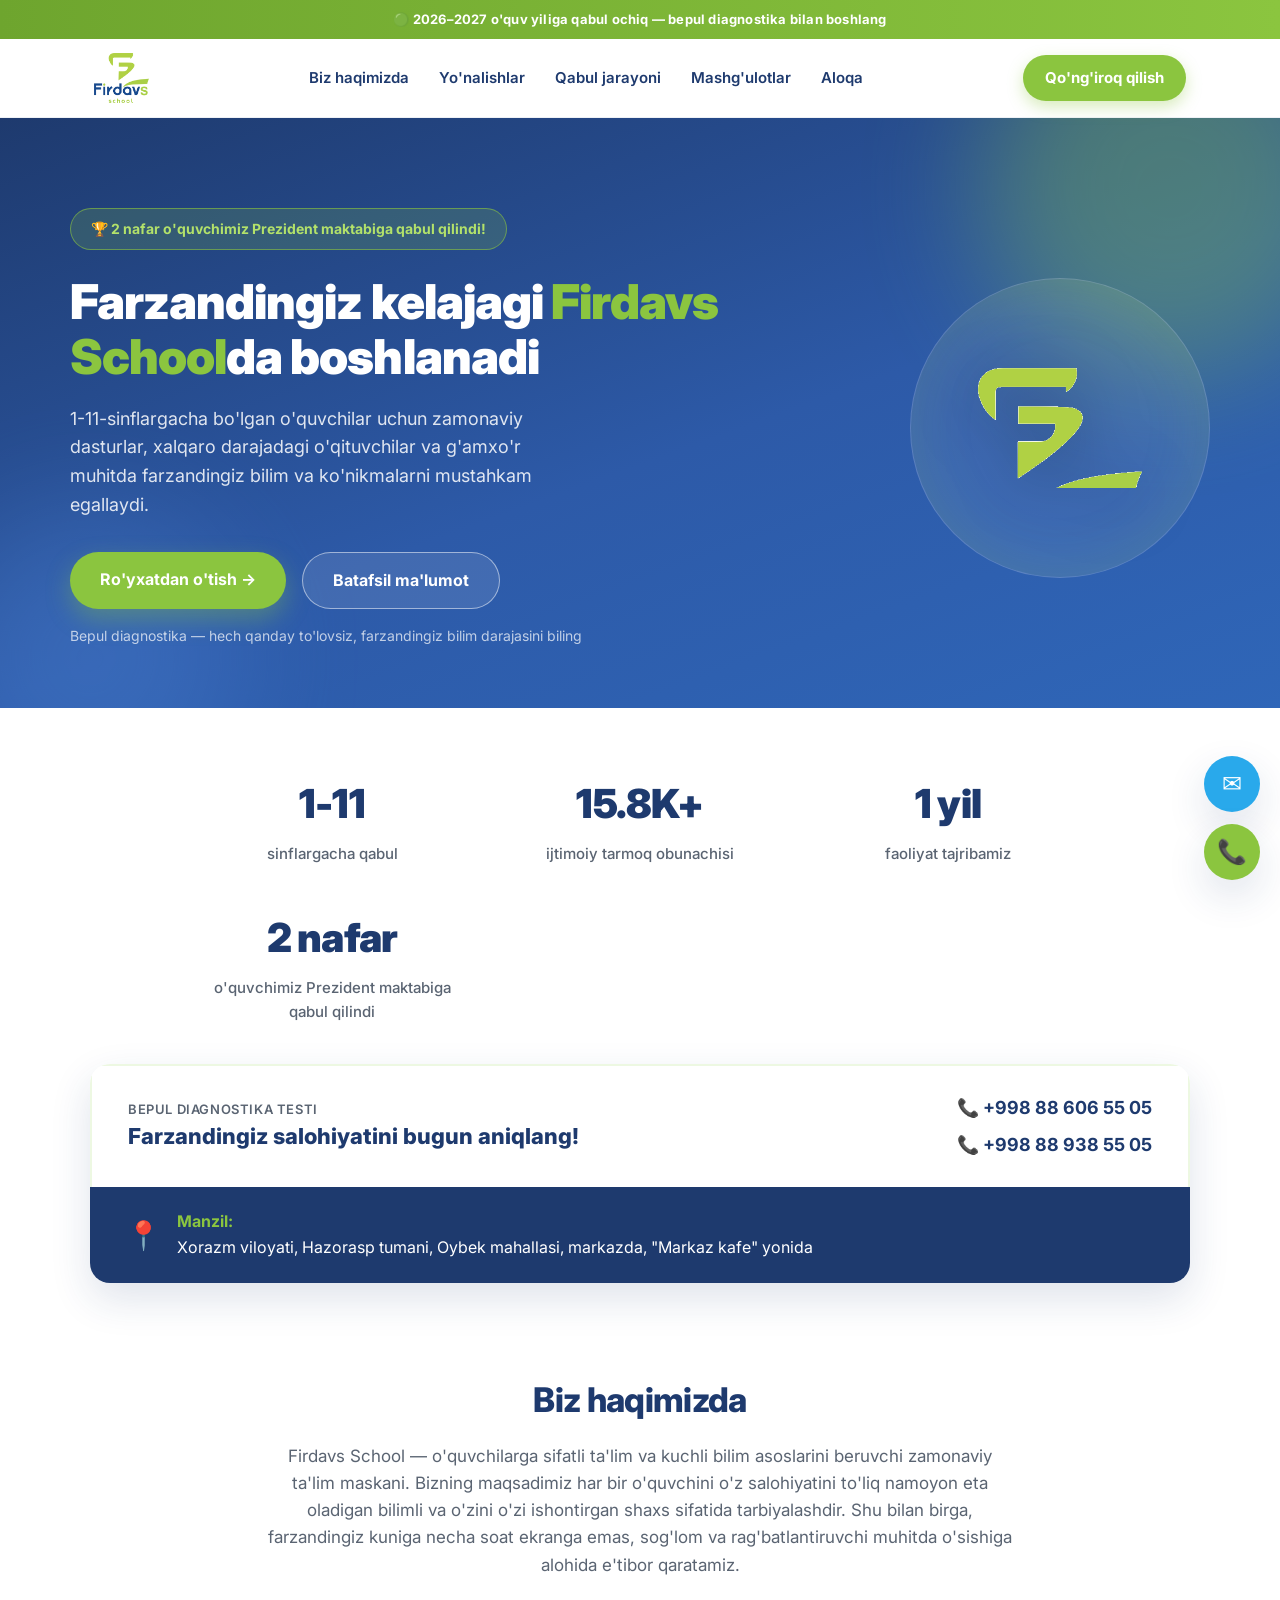
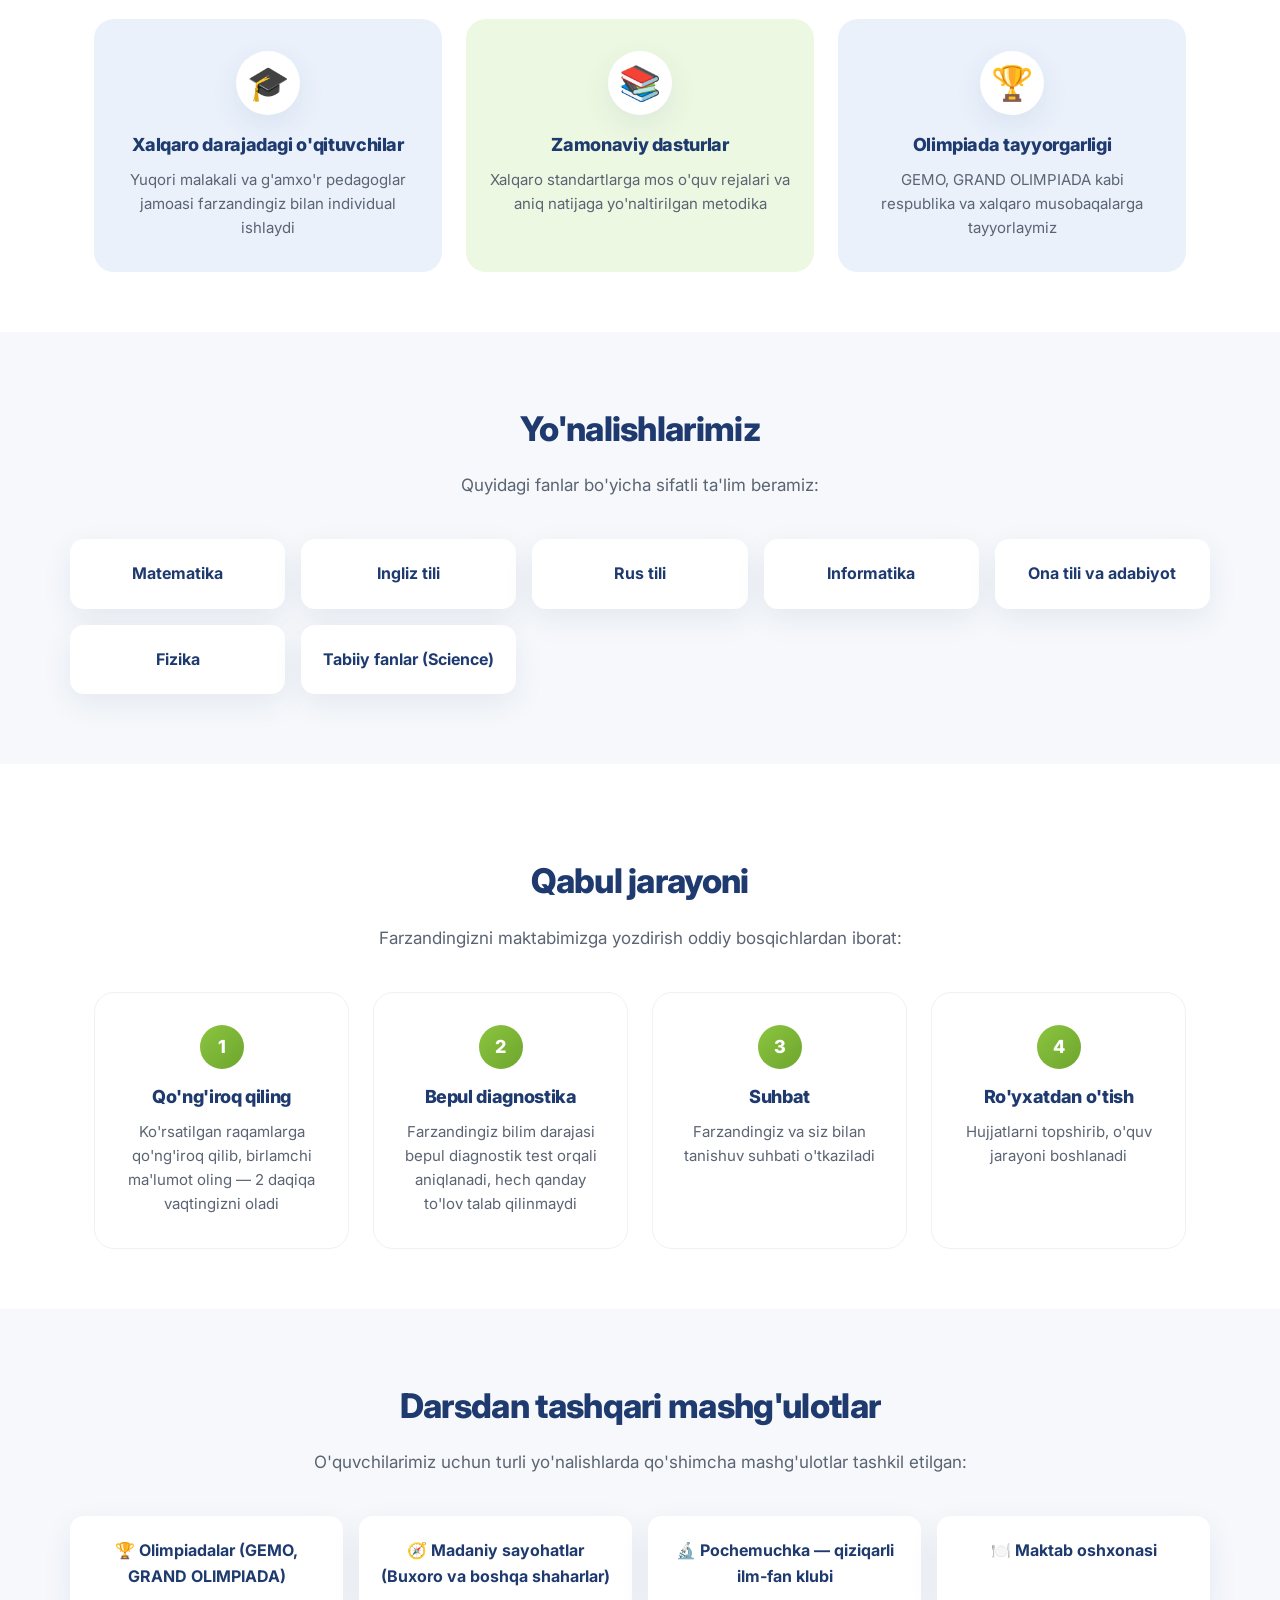
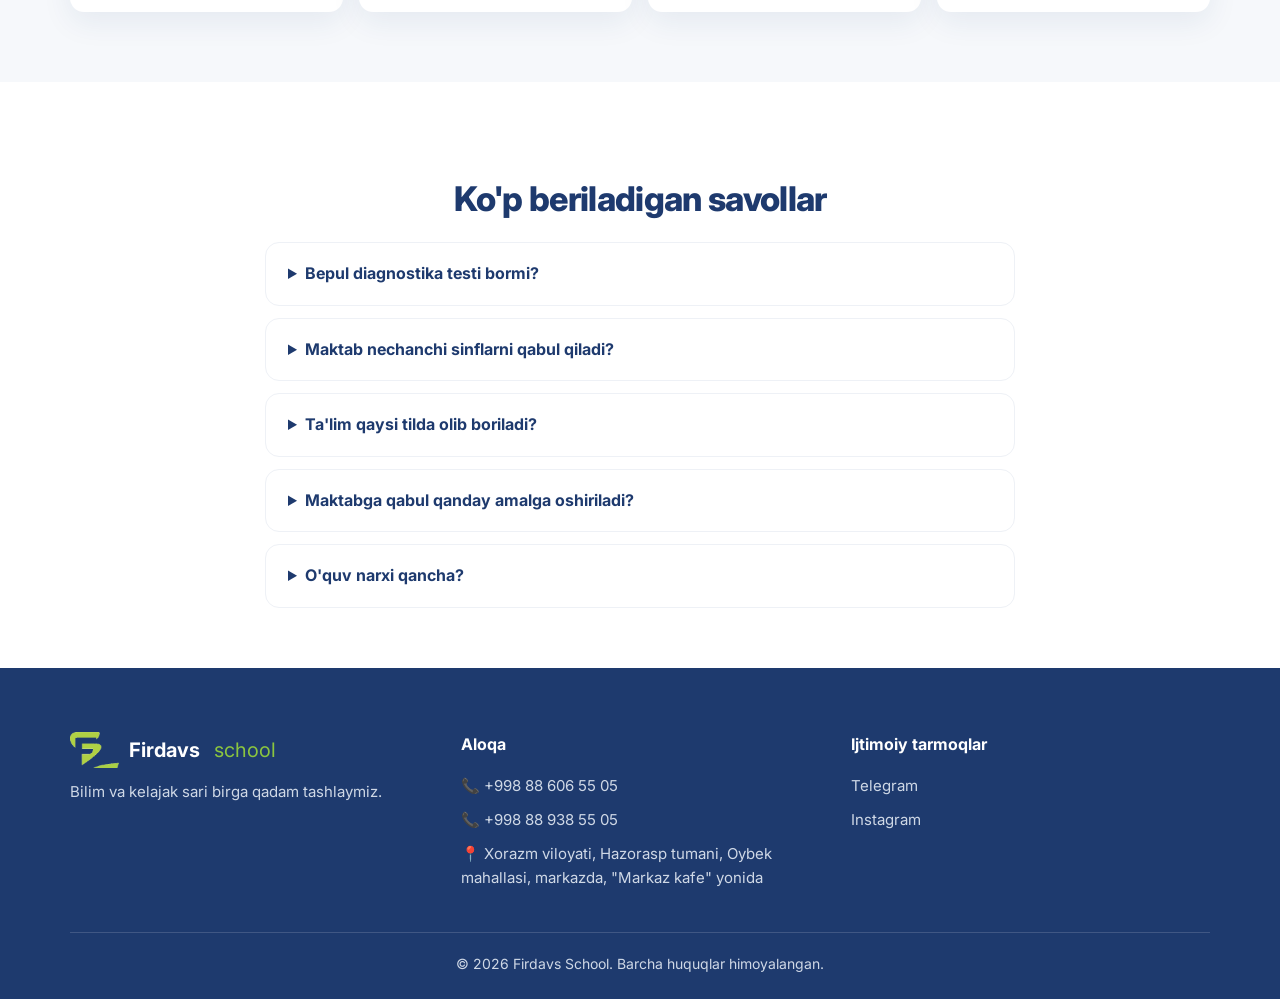
<file: index.html>
<!DOCTYPE html>
<html lang="uz">
<head>
    <meta charset="UTF-8">
    <meta name="viewport" content="width=device-width, initial-scale=1.0">
    <title>Firdavs School — Bilim va kelajak</title>

    <link rel="preconnect" href="https://fonts.googleapis.com">
    <link rel="preconnect" href="https://fonts.gstatic.com" crossorigin>
    <link href="https://fonts.googleapis.com/css2?family=Inter:wght@400;500;600;700;800;900&display=swap" rel="stylesheet">
    <!-- Inter — zamonaviy, aniq o'qiladigan shrift. Rahimov School kabi yetakchi
         ta'lim saytlarida keng qo'llaniladi -->

    <link rel="stylesheet" href="style.css">
    <!-- Sahifaning dizayni style.css faylida -->

    <script src="https://identity.netlify.com/v1/netlify-identity-widget.js"></script>
    <!-- Bu skript manager elektron pochtasiga kelgan "taklif" havolasini bosganda
         to'g'ridan-to'g'ri parol o'rnatish oynasini ochish uchun kerak -->
</head>
<body>

    <!-- ===== E'LON PANELI (eng tepada, diqqat tortish uchun) ===== -->
    <div class="elon-panel" id="elon-panel"></div>

    <!-- ===== NAVIGATSIYA (yuqoridagi menyu) ===== -->
    <header class="nav">
        <div class="nav-ichi">
            <a href="#top" class="logo">
                <img src="logo.png" alt="Firdavs School" class="logo-img">
            </a>
            <nav class="menyu" id="menyu">
                <a href="#about">Biz haqimizda</a>
                <a href="#yonalishlar">Yo'nalishlar</a>
                <a href="#qabul">Qabul jarayoni</a>
                <a href="#mashgulotlar">Mashg'ulotlar</a>
                <a href="#aloqa">Aloqa</a>
            </nav>
            <div class="nav-ong">
                <a href="tel:+998886065505" class="nav-tel-btn" id="nav-tel-btn">Qo'ng'iroq qilish</a>
                <button class="burger" id="burger" aria-label="Menyu">
                    <span></span><span></span><span></span>
                </button>
            </div>
        </div>
        <!-- Telefonda menyu shu joyga pastga tushib ochiladi -->
        <nav class="menyu-mobil" id="menyu-mobil">
            <a href="#about">Biz haqimizda</a>
            <a href="#yonalishlar">Yo'nalishlar</a>
            <a href="#qabul">Qabul jarayoni</a>
            <a href="#mashgulotlar">Mashg'ulotlar</a>
            <a href="#aloqa">Aloqa</a>
        </nav>
    </header>

    <!-- ===== HERO (asosiy tanishtiruv) QISMI ===== -->
    <!-- Bu bo'limdagi matnlar content.json faylidan JavaScript orqali to'ldiriladi.
         Matnni o'zgartirish uchun admin panel (/admin) yoki content.json faylini tahrirlang. -->
    <section id="top" class="hero">
        <!-- hero-blob-lar — fondagi yumshoq, xiralashgan rangli doiralar (dekorativ, faqat CSS bilan) -->
        <div class="hero-blob hero-blob-1"></div>
        <div class="hero-blob hero-blob-2"></div>

        <div class="hero-flex">
            <div class="hero-ichi">
                <p class="hero-badge" id="hero-badge"></p>
                <h1 id="hero-title"></h1>
                <p class="hero-matn" id="hero-text"></p>
                <div class="hero-tugmalar">
                    <a href="#royxat" class="btn btn-asosiy">Ro'yxatdan o'tish &#8594;</a>
                    <a href="#about" class="btn btn-ikkinchi">Batafsil ma'lumot</a>
                </div>
                <p class="hero-eslatma" id="hero-cta-note"></p>
            </div>
            <div class="hero-grafika">
                <!-- Haqiqiy rasm/surat o'rniga brend belgimizni katta va chiroyli qilib ko'rsatamiz -->
                <div class="hero-grafika-doira">
                    <img src="logo-icon.png" alt="" class="hero-grafika-img">
                </div>
            </div>
        </div>
    </section>

    <!-- ===== YUTUQLARIMIZ / STATISTIKA QISMI ===== -->
    <section class="statistika">
        <div class="statistika-ichi" id="stats-list"></div>
    </section>

    <!-- ===== ALOQA / RO'YXATDAN O'TISH BANNERI ===== -->
    <section id="royxat" class="banner">
        <div class="banner-tel">
            <div class="banner-tel-matn">
                <p class="banner-sarlavha" id="banner-label"></p>
                <p class="banner-katta" id="banner-title"></p>
            </div>
            <div class="banner-raqamlar">
                <a href="tel:+998886065505" id="banner-phone1">
                    <span class="tel-icon">&#128222;</span> <span class="raqam-matn"></span>
                </a>
                <a href="tel:+998889385505" id="banner-phone2">
                    <span class="tel-icon">&#128222;</span> <span class="raqam-matn"></span>
                </a>
            </div>
        </div>
        <div class="banner-manzil">
            <span class="manzil-icon">&#128205;</span>
            <div>
                <p class="manzil-sarlavha">Manzil:</p>
                <p id="banner-address"></p>
            </div>
        </div>
    </section>

    <!-- ===== BIZ HAQIMIZDA QISMI ===== -->
    <section id="about" class="blok">
        <h2>Biz haqimizda</h2>
        <p id="about-text"></p>

        <div class="afzalliklar" id="advantages-list"></div>
    </section>

    <!-- ===== YO'NALISHLAR / FANLAR QISMI ===== -->
    <section id="yonalishlar" class="blok blok-oq">
        <h2>Yo'nalishlarimiz</h2>
        <p class="blok-tavsif">Quyidagi fanlar bo'yicha sifatli ta'lim beramiz:</p>
        <div class="fanlar-grid" id="subjects-list"></div>
    </section>

    <!-- ===== QABUL JARAYONI QISMI ===== -->
    <section id="qabul" class="blok">
        <h2>Qabul jarayoni</h2>
        <p class="blok-tavsif">Farzandingizni maktabimizga yozdirish oddiy bosqichlardan iborat:</p>
        <div class="qadamlar" id="admission-steps"></div>
    </section>

    <!-- ===== DARSDAN TASHQARI MASHG'ULOTLAR ===== -->
    <section id="mashgulotlar" class="blok blok-oq">
        <h2>Darsdan tashqari mashg'ulotlar</h2>
        <p class="blok-tavsif">O'quvchilarimiz uchun turli yo'nalishlarda qo'shimcha mashg'ulotlar tashkil etilgan:</p>
        <div class="fanlar-grid" id="activities-list"></div>
    </section>

    <!-- ===== SAVOL-JAVOB (FAQ) QISMI ===== -->
    <section class="blok">
        <h2>Ko'p beriladigan savollar</h2>
        <div class="faq-royxat" id="faq-list"></div>
    </section>

    <!-- ===== ALOQA / FUTER QISMI ===== -->
    <footer id="aloqa" class="futer">
        <div class="futer-ichi">
            <div class="futer-ustun">
                <div class="futer-logo">
                    <img src="logo-icon.png" alt="" class="futer-logo-icon">
                    <span class="logo-firdavs" style="color:white;">Firdavs</span><span class="logo-school">school</span>
                </div>
                <p>Bilim va kelajak sari birga qadam tashlaymiz.</p>
            </div>

            <div class="futer-ustun">
                <h4>Aloqa</h4>
                <p>&#128222; <a href="tel:+998886065505" id="footer-phone1"></a></p>
                <p>&#128222; <a href="tel:+998889385505" id="footer-phone2"></a></p>
                <p>&#128205; <span id="footer-address"></span></p>
            </div>

            <div class="futer-ustun">
                <h4>Ijtimoiy tarmoqlar</h4>
                <p><a href="#" id="footer-telegram" target="_blank">Telegram</a></p>
                <p><a href="#" id="footer-instagram" target="_blank">Instagram</a></p>
            </div>
        </div>
        <p class="futer-copyright">&copy; 2026 Firdavs School. Barcha huquqlar himoyalangan.</p>
    </footer>

    <!-- ===== SUZUVCHI ALOQA TUGMALARI (har doim ekranda ko'rinib turadi) ===== -->
    <div class="suzuvchi-tugmalar">
        <a href="https://t.me/firdavsschooluz" target="_blank" class="suzuvchi-tugma suzuvchi-telegram" aria-label="Telegram">
            &#9993;
        </a>
        <a href="tel:+998886065505" class="suzuvchi-tugma suzuvchi-tel" aria-label="Qo'ng'iroq qilish">
            &#128222;
        </a>
    </div>

    <script src="site.js"></script>

    <script>
        // Manager "admin panelga taklif qilindi" xatidagi havolani bosganda,
        // sayt shu joyga qaytadi va parol o'rnatish oynasini avtomatik ochadi.
        if (window.netlifyIdentity) {
            window.netlifyIdentity.on("init", (user) => {
                if (!user) {
                    window.netlifyIdentity.on("login", () => {
                        document.location.href = "/admin/";
                    });
                }
            });
        }
    </script>
</body>
</html>
</file>
<file: style.css>
/* ===== RANGLAR VA UMUMIY SOZLAMALAR ===== */

:root {
    /* :root ichida saytda qayta-qayta ishlatiladigan ranglarni "o'zgaruvchi" qilib belgilaymiz */
    --kok: #1e3a6e;        /* Logotipdagi to'q ko'k rang */
    --kok-och: #2d5aa8;    /* Ko'kning ochroq varianti (gradient uchun) */
    --yashil: #8bc53f;     /* Logotipdagi yashil rang */
    --yashil-toq: #6ea52e; /* Yashilning biroz to'qroq varianti (hover uchun) */
    --oq: #ffffff;
    --fon-kulrang: #f6f8fb;
    --matn-kulrang: #5a6472;

    /* Pastel (yumshoq) fon ranglari — kartochkalarni jonlantirish uchun */
    --tint-kok: #eaf1fb;
    --tint-yashil: #edf8e2;

    --radius-katta: 20px;
    --radius-pill: 30px;
    --soya: 0 10px 30px rgba(30, 58, 110, 0.08);
    --soya-katta: 0 16px 40px rgba(30, 58, 110, 0.14);
}

* {
    margin: 0;
    padding: 0;
    box-sizing: border-box;
}

html {
    scroll-behavior: smooth;
    /* scroll-behavior: smooth — menyudagi havolalar bosilganda sahifa "sakramasdan",
       silliq tarzda tegishli bo'limga aylanadi */
}

body {
    font-family: 'Inter', 'Segoe UI', Arial, sans-serif;
    /* Inter — Rahimov School kabi zamonaviy ta'lim saytlarida ishlatiladigan aniq shrift */
    color: #2c3444;
    line-height: 1.6;
    background-color: var(--oq);
}

h1, h2, h3 {
    color: var(--kok);
    font-weight: 800;
    letter-spacing: -0.02em;
    /* Harflar orasini biroz siqish — yirik sarlavhalarni zichroq va puxta ko'rsatadi */
}

a {
    text-decoration: none;
    color: inherit;
}

/* ===== LOGOTIP ===== */

.logo {
    font-size: 22px;
    font-weight: bold;
    display: flex;
    align-items: center;
}

.logo-img {
    height: 50px;
    width: auto;
}

.logo-firdavs {
    color: var(--kok);
}

.logo-school {
    color: var(--yashil);
    font-weight: normal;
    margin-left: 4px;
}

/* ===== E'LON PANELI (eng tepadagi ingichka chiziq) ===== */

.elon-panel {
    background: linear-gradient(90deg, var(--yashil-toq), var(--yashil));
    color: white;
    text-align: center;
    font-size: 13px;
    font-weight: 700;
    padding: 9px 16px;
    letter-spacing: 0.2px;
}

/* ===== YUQORIDAGI NAVIGATSIYA (MENYU) ===== */

.nav {
    background-color: rgba(255, 255, 255, 0.9);
    backdrop-filter: blur(10px);
    /* backdrop-filter — orqa fon xiralashadi, menyu "shishasimon" ko'rinadi */
    border-bottom: 1px solid #eef1f6;
    position: sticky;
    top: 0;
    z-index: 100;
}

.nav-ong {
    display: flex;
    align-items: center;
    gap: 14px;
}

/* Mobil menyu tugmasi (3 ta chiziqcha) — faqat kichik ekranlarda ko'rinadi */
.burger {
    display: none;
    flex-direction: column;
    justify-content: center;
    gap: 5px;
    width: 40px;
    height: 40px;
    background: none;
    border: none;
    cursor: pointer;
}

.burger span {
    display: block;
    width: 22px;
    height: 2px;
    background-color: var(--kok);
    border-radius: 2px;
    transition: 0.25s;
}

/* Tugma bosilganda "3 chiziqcha" X belgisiga aylanadi */
.burger.ochiq span:nth-child(1) {
    transform: translateY(7px) rotate(45deg);
}

.burger.ochiq span:nth-child(2) {
    opacity: 0;
}

.burger.ochiq span:nth-child(3) {
    transform: translateY(-7px) rotate(-45deg);
}

.menyu-mobil {
    display: none;
    flex-direction: column;
    max-height: 0;
    overflow: hidden;
    transition: max-height 0.3s ease;
    background-color: white;
    border-top: 1px solid #eef1f6;
}

.menyu-mobil.ochiq {
    max-height: 400px;
    /* max-height orqali menyu yumshoq "ochiladi" — display:none o'rniga shu usul animatsiyaga imkon beradi */
}

.menyu-mobil a {
    padding: 16px 24px;
    border-bottom: 1px solid #f3f5f9;
    color: var(--kok);
    font-weight: 600;
}

.nav-ichi {
    max-width: 1140px;
    margin: 0 auto;
    padding: 14px 24px;
    display: flex;
    align-items: center;
    justify-content: space-between;
    gap: 20px;
}

.menyu {
    display: flex;
    gap: 30px;
}

.menyu a {
    color: var(--kok);
    font-weight: 600;
    font-size: 15px;
    transition: 0.2s;
}

.menyu a:hover {
    color: var(--yashil-toq);
}

.nav-tel-btn {
    background-color: var(--yashil);
    color: white;
    padding: 11px 22px;
    border-radius: var(--radius-pill);
    font-weight: 700;
    font-size: 15px;
    white-space: nowrap;
    box-shadow: 0 6px 16px rgba(139, 197, 63, 0.35);
    transition: 0.2s;
}

.nav-tel-btn:hover {
    background-color: var(--yashil-toq);
    transform: translateY(-2px);
    box-shadow: 0 10px 20px rgba(139, 197, 63, 0.4);
}

/* ===== HERO (ASOSIY TANISHTIRUV) QISMI ===== */

.hero {
    background: linear-gradient(160deg, var(--kok) 0%, var(--kok-och) 55%, #2f66b8 100%);
    color: white;
    padding: 90px 24px 60px;
    position: relative;
    overflow: hidden;
    /* overflow: hidden — fondagi doiralar bo'lim chegarasidan tashqariga chiqmasin */
}

/* Fondagi yumshoq, xiralashgan rangli doiralar — sahifaga chuqurlik va zamonaviylik beradi */
.hero-blob {
    position: absolute;
    border-radius: 50%;
    filter: blur(60px);
    opacity: 0.35;
    pointer-events: none;
    /* pointer-events: none — bu doiralar sichqoncha bosishlarga xalaqit bermaydi */
}

.hero-blob-1 {
    width: 380px;
    height: 380px;
    background: var(--yashil);
    top: -120px;
    right: -80px;
}

.hero-blob-2 {
    width: 300px;
    height: 300px;
    background: #4d84d6;
    bottom: -100px;
    left: -60px;
}

.hero-flex {
    max-width: 1140px;
    margin: 0 auto;
    display: flex;
    align-items: center;
    gap: 48px;
    position: relative;
    z-index: 1;
}

.hero-ichi {
    flex: 1 1 480px;
    min-width: 280px;
}

.hero-badge {
    display: inline-block;
    background-color: rgba(139, 197, 63, 0.18);
    border: 1px solid rgba(139, 197, 63, 0.6);
    color: #b3e26a;
    padding: 9px 20px;
    border-radius: var(--radius-pill);
    font-weight: 700;
    font-size: 14px;
    margin-bottom: 24px;
}

.hero h1 {
    color: white;
    font-size: 48px;
    font-weight: 900;
    line-height: 1.15;
    margin-bottom: 20px;
}

.hero h1 span {
    color: var(--yashil);
}

.hero-matn {
    font-size: 18px;
    opacity: 0.85;
    margin-bottom: 32px;
    max-width: 480px;
}

.hero-tugmalar {
    display: flex;
    gap: 16px;
    flex-wrap: wrap;
}

.hero-eslatma {
    margin-top: 16px;
    font-size: 14px;
    color: rgba(255, 255, 255, 0.7);
}

.hero-grafika {
    flex: 0 0 auto;
    display: flex;
    justify-content: center;
    align-items: center;
}

.hero-grafika-doira {
    width: 300px;
    height: 300px;
    border-radius: 50%;
    background: rgba(255, 255, 255, 0.08);
    border: 1px solid rgba(255, 255, 255, 0.15);
    display: flex;
    align-items: center;
    justify-content: center;
    box-shadow: inset 0 0 60px rgba(139, 197, 63, 0.15);
}

.hero-grafika-img {
    width: 55%;
    height: auto;
    filter: drop-shadow(0 12px 30px rgba(0, 0, 0, 0.25));
}

.btn {
    padding: 15px 30px;
    border-radius: var(--radius-pill);
    font-weight: 700;
    font-size: 16px;
    transition: 0.2s;
    display: inline-block;
}

.btn-asosiy {
    background-color: var(--yashil);
    color: white;
    box-shadow: 0 10px 24px rgba(139, 197, 63, 0.35);
}

.btn-asosiy:hover {
    background-color: var(--yashil-toq);
    transform: translateY(-3px);
    box-shadow: 0 14px 28px rgba(139, 197, 63, 0.4);
}

.btn-ikkinchi {
    background-color: rgba(255, 255, 255, 0.1);
    color: white;
    border: 1.5px solid rgba(255, 255, 255, 0.5);
}

.btn-ikkinchi:hover {
    background-color: white;
    color: var(--kok);
    transform: translateY(-3px);
}

/* ===== YUTUQLARIMIZ / STATISTIKA QISMI ===== */

.statistika {
    background-color: var(--oq);
    padding: 56px 24px 16px;
}

.statistika-ichi {
    max-width: 900px;
    margin: 0 auto;
    display: grid;
    grid-template-columns: repeat(auto-fit, minmax(240px, 1fr));
    gap: 24px;
    text-align: center;
}

.stat-karta {
    padding: 8px;
}

.stat-son {
    font-size: 40px;
    font-weight: 900;
    color: var(--kok);
    letter-spacing: -0.02em;
}

.stat-izoh {
    color: var(--matn-kulrang);
    font-size: 15px;
    margin-top: 6px;
    font-weight: 500;
}

/* ===== ALOQA / RO'YXATDAN O'TISH BANNERI ===== */

.banner {
    max-width: 1100px;
    margin: 16px auto 0;
    border-radius: var(--radius-katta);
    overflow: hidden;
    box-shadow: var(--soya-katta);
    position: relative;
    z-index: 2;
}

.banner-tel {
    background-color: var(--oq);
    display: flex;
    flex-wrap: wrap;
    align-items: center;
    justify-content: space-between;
    gap: 16px;
    padding: 28px 36px;
    border: 2px solid var(--tint-yashil);
    border-bottom: none;
}

.banner-sarlavha {
    color: var(--matn-kulrang);
    font-size: 13px;
    text-transform: uppercase;
    letter-spacing: 0.6px;
    font-weight: 600;
}

.banner-katta {
    color: var(--kok);
    font-size: 22px;
    font-weight: 800;
}

.banner-raqamlar {
    display: flex;
    flex-direction: column;
    gap: 8px;
}

.banner-raqamlar a {
    color: var(--kok);
    font-size: 18px;
    font-weight: 700;
    transition: 0.2s;
}

.banner-raqamlar a:hover {
    color: var(--yashil-toq);
}

.tel-icon {
    color: var(--yashil);
}

.banner-manzil {
    background-color: var(--kok);
    color: white;
    display: flex;
    align-items: center;
    gap: 16px;
    padding: 22px 36px;
}

.manzil-icon {
    font-size: 28px;
    color: var(--yashil);
}

.manzil-sarlavha {
    color: var(--yashil);
    font-weight: bold;
}

/* ===== UMUMIY BLOK SOZLAMALARI ===== */

.blok {
    max-width: 1140px;
    margin: 0 auto;
    padding: 90px 24px 60px;
}

.blok-oq {
    background-color: var(--fon-kulrang);
    max-width: 100%;
    padding: 70px 24px;
}

.blok-oq h2,
.blok-oq .blok-tavsif {
    max-width: 1140px;
    margin-left: auto;
    margin-right: auto;
}

.blok h2 {
    font-size: 34px;
    text-align: center;
    margin-bottom: 16px;
}

.blok > p {
    max-width: 750px;
    margin: 0 auto 40px;
    text-align: center;
    color: var(--matn-kulrang);
    font-size: 17px;
}

.blok-tavsif {
    text-align: center;
    color: var(--matn-kulrang);
    margin-bottom: 36px;
    font-size: 17px;
}

/* ===== AFZALLIKLAR KARTOCHKALARI ===== */

.afzalliklar {
    display: grid;
    grid-template-columns: repeat(auto-fit, minmax(220px, 1fr));
    /* auto-fit — ekran kengligiga qarab kartochkalar avtomatik qatorga joylashadi */
    gap: 24px;
}

.afzallik-karta {
    background-color: var(--tint-kok);
    border-radius: var(--radius-katta);
    padding: 32px 24px;
    text-align: center;
    transition: 0.25s;
}

/* Kartochkalarni Rahimov saytidagi kabi navbatma-navbat rangda ko'rsatamiz */
.afzallik-karta:nth-child(2n) {
    background-color: var(--tint-yashil);
}

.afzallik-karta:hover {
    transform: translateY(-6px);
    box-shadow: var(--soya);
}

.afzallik-icon {
    font-size: 34px;
    display: flex;
    align-items: center;
    justify-content: center;
    width: 64px;
    height: 64px;
    margin: 0 auto 16px;
    background-color: white;
    border-radius: 50%;
    box-shadow: var(--soya);
}

.afzallik-karta h3 {
    font-size: 18px;
    margin-bottom: 8px;
}

.afzallik-karta p {
    color: var(--matn-kulrang);
    font-size: 15px;
}

/* ===== FANLAR GRID ===== */

.fanlar-grid {
    max-width: 1140px;
    margin: 0 auto;
    display: grid;
    grid-template-columns: repeat(auto-fit, minmax(180px, 1fr));
    gap: 16px;
}

.fan-karta {
    background-color: white;
    border-radius: 14px;
    padding: 22px;
    text-align: center;
    font-weight: 700;
    color: var(--kok);
    box-shadow: var(--soya);
    transition: 0.25s;
}

.fan-karta:hover {
    transform: translateY(-5px);
    box-shadow: var(--soya-katta);
    color: var(--yashil-toq);
}

/* ===== QABUL JARAYONI (QADAMLAR) ===== */

.qadamlar {
    display: grid;
    grid-template-columns: repeat(auto-fit, minmax(220px, 1fr));
    gap: 24px;
}

.qadam-karta {
    background-color: var(--oq);
    border: 1px solid #eef1f6;
    border-radius: var(--radius-katta);
    padding: 32px 24px;
    text-align: center;
    position: relative;
    transition: 0.25s;
}

.qadam-karta:hover {
    box-shadow: var(--soya);
    transform: translateY(-4px);
}

.qadam-raqam {
    display: inline-flex;
    align-items: center;
    justify-content: center;
    width: 44px;
    height: 44px;
    border-radius: 50%;
    background: linear-gradient(135deg, var(--yashil), var(--yashil-toq));
    color: white;
    font-weight: 800;
    font-size: 18px;
    margin-bottom: 14px;
}

.qadam-karta h3 {
    font-size: 18px;
    margin-bottom: 8px;
}

.qadam-karta p {
    color: var(--matn-kulrang);
    font-size: 15px;
}

/* ===== SAVOL-JAVOB (FAQ) ===== */

.faq-royxat {
    max-width: 750px;
    margin: 0 auto;
    display: flex;
    flex-direction: column;
    gap: 12px;
}

.faq-item {
    background-color: var(--oq);
    border: 1px solid #eef1f6;
    border-radius: 14px;
    padding: 18px 22px;
}

.faq-item summary {
    font-weight: 700;
    color: var(--kok);
    cursor: pointer;
    /* cursor: pointer — sichqoncha ustiga borganda "qo'l" belgisi chiqadi, bosish mumkinligini bildiradi */
}

.faq-item p {
    margin-top: 12px;
    color: var(--matn-kulrang);
}

/* ===== FUTER (ENG PASTKI QISM) ===== */

.futer {
    background-color: var(--kok);
    color: #cfd8e6;
    padding: 64px 24px 24px;
}

.futer-ichi {
    max-width: 1140px;
    margin: 0 auto;
    display: grid;
    grid-template-columns: repeat(auto-fit, minmax(220px, 1fr));
    gap: 32px;
    margin-bottom: 32px;
}

.futer-logo {
    display: flex;
    align-items: center;
    gap: 10px;
    font-size: 20px;
    font-weight: bold;
    margin-bottom: 12px;
}

.futer-logo-icon {
    height: 36px;
    width: auto;
}

.futer-ustun h4 {
    color: white;
    margin-bottom: 16px;
    font-size: 16px;
}

.futer-ustun p {
    margin-bottom: 10px;
    font-size: 15px;
}

.futer-ustun a:hover {
    color: var(--yashil);
}

.futer-copyright {
    text-align: center;
    padding-top: 20px;
    border-top: 1px solid rgba(255, 255, 255, 0.15);
    font-size: 14px;
    max-width: 1140px;
    margin: 0 auto;
}

/* ===== SUZUVCHI ALOQA TUGMALARI ===== */

.suzuvchi-tugmalar {
    position: fixed;
    right: 20px;
    bottom: 20px;
    display: flex;
    flex-direction: column;
    gap: 12px;
    z-index: 90;
}

.suzuvchi-tugma {
    width: 56px;
    height: 56px;
    border-radius: 50%;
    display: flex;
    align-items: center;
    justify-content: center;
    font-size: 24px;
    color: white;
    box-shadow: var(--soya-katta);
    transition: 0.2s;
}

.suzuvchi-tugma:hover {
    transform: scale(1.08);
}

.suzuvchi-telegram {
    background-color: #29a9eb;
}

.suzuvchi-tel {
    background-color: var(--yashil);
}

/* ===== SAHIFA AYLANTIRILGANDA PAYDO BO'LISH ANIMATSIYASI ===== */

.reveal {
    opacity: 0;
    transform: translateY(28px);
    transition: opacity 0.7s ease, transform 0.7s ease;
    /* Bo'lim boshida ko'rinmas va biroz pastda turadi, ekranga kirganda joyiga "suzib" chiqadi */
}

.reveal.korindi {
    opacity: 1;
    transform: translateY(0);
}

/* ===== MOBIL TELEFONLAR UCHUN MOSLASHUV ===== */

@media (max-width: 900px) {
    .hero-grafika {
        display: none;
        /* Kichikroq ekranlarda o'ngdagi doira grafikasini yashiramiz, joy tejash uchun */
    }
}

@media (max-width: 768px) {
    /* Ekran kengligi 768px dan kichik bo'lsa (telefon), quyidagi qoidalar ishga tushadi */

    .menyu {
        display: none;
        /* Kichik ekranda katta menyuni yashiramiz — o'rniga burger tugma orqali ochiladigan menyu ishlatiladi */
    }

    .burger {
        display: flex;
    }

    .menyu-mobil {
        display: flex;
    }

    .nav-tel-btn {
        display: none;
        /* Joy tejash uchun telefonda tepadagi qo'ng'iroq tugmasini yashiramiz —
           o'rniga pastdagi suzuvchi tugma ishlatiladi */
    }

    .hero h1 {
        font-size: 30px;
    }

    .hero-flex {
        text-align: center;
    }

    .hero-tugmalar {
        justify-content: center;
    }

    .banner-tel,
    .banner-manzil {
        flex-direction: column;
        align-items: flex-start;
        text-align: left;
    }
}
</file>
